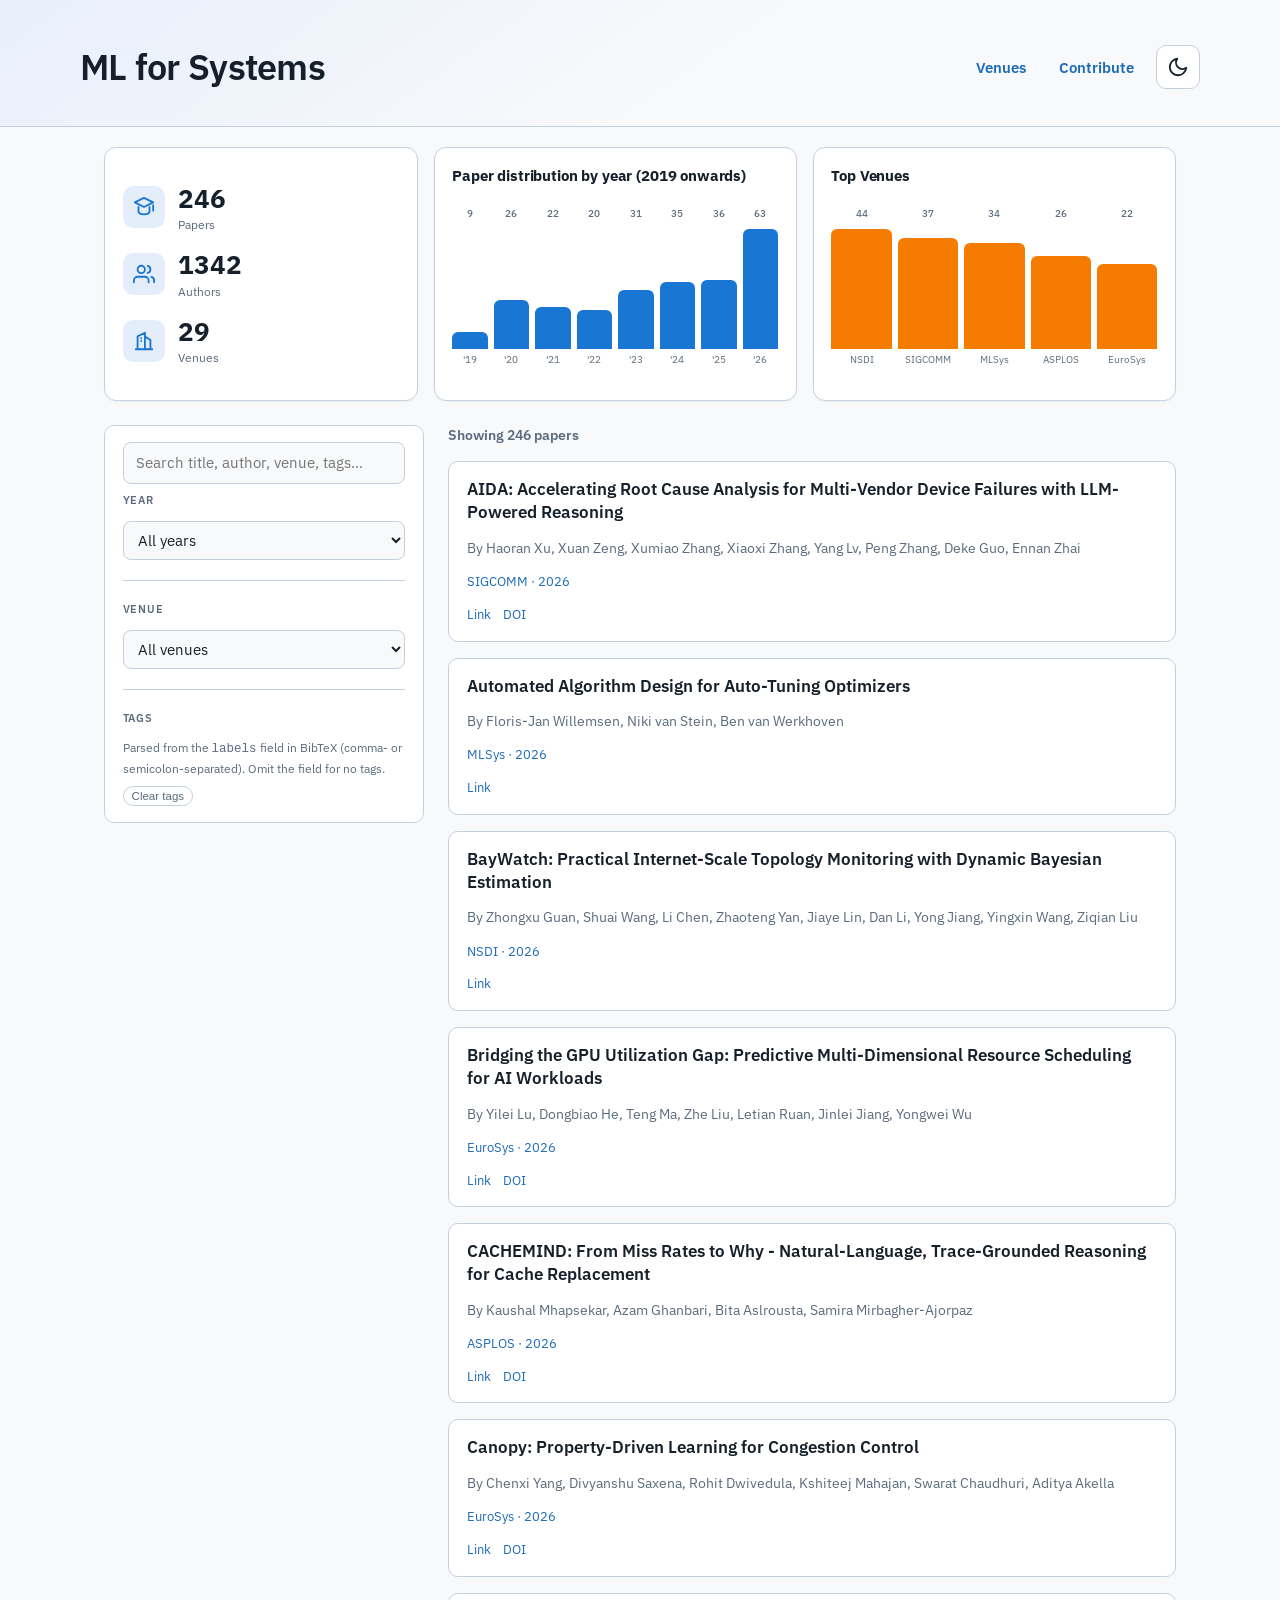
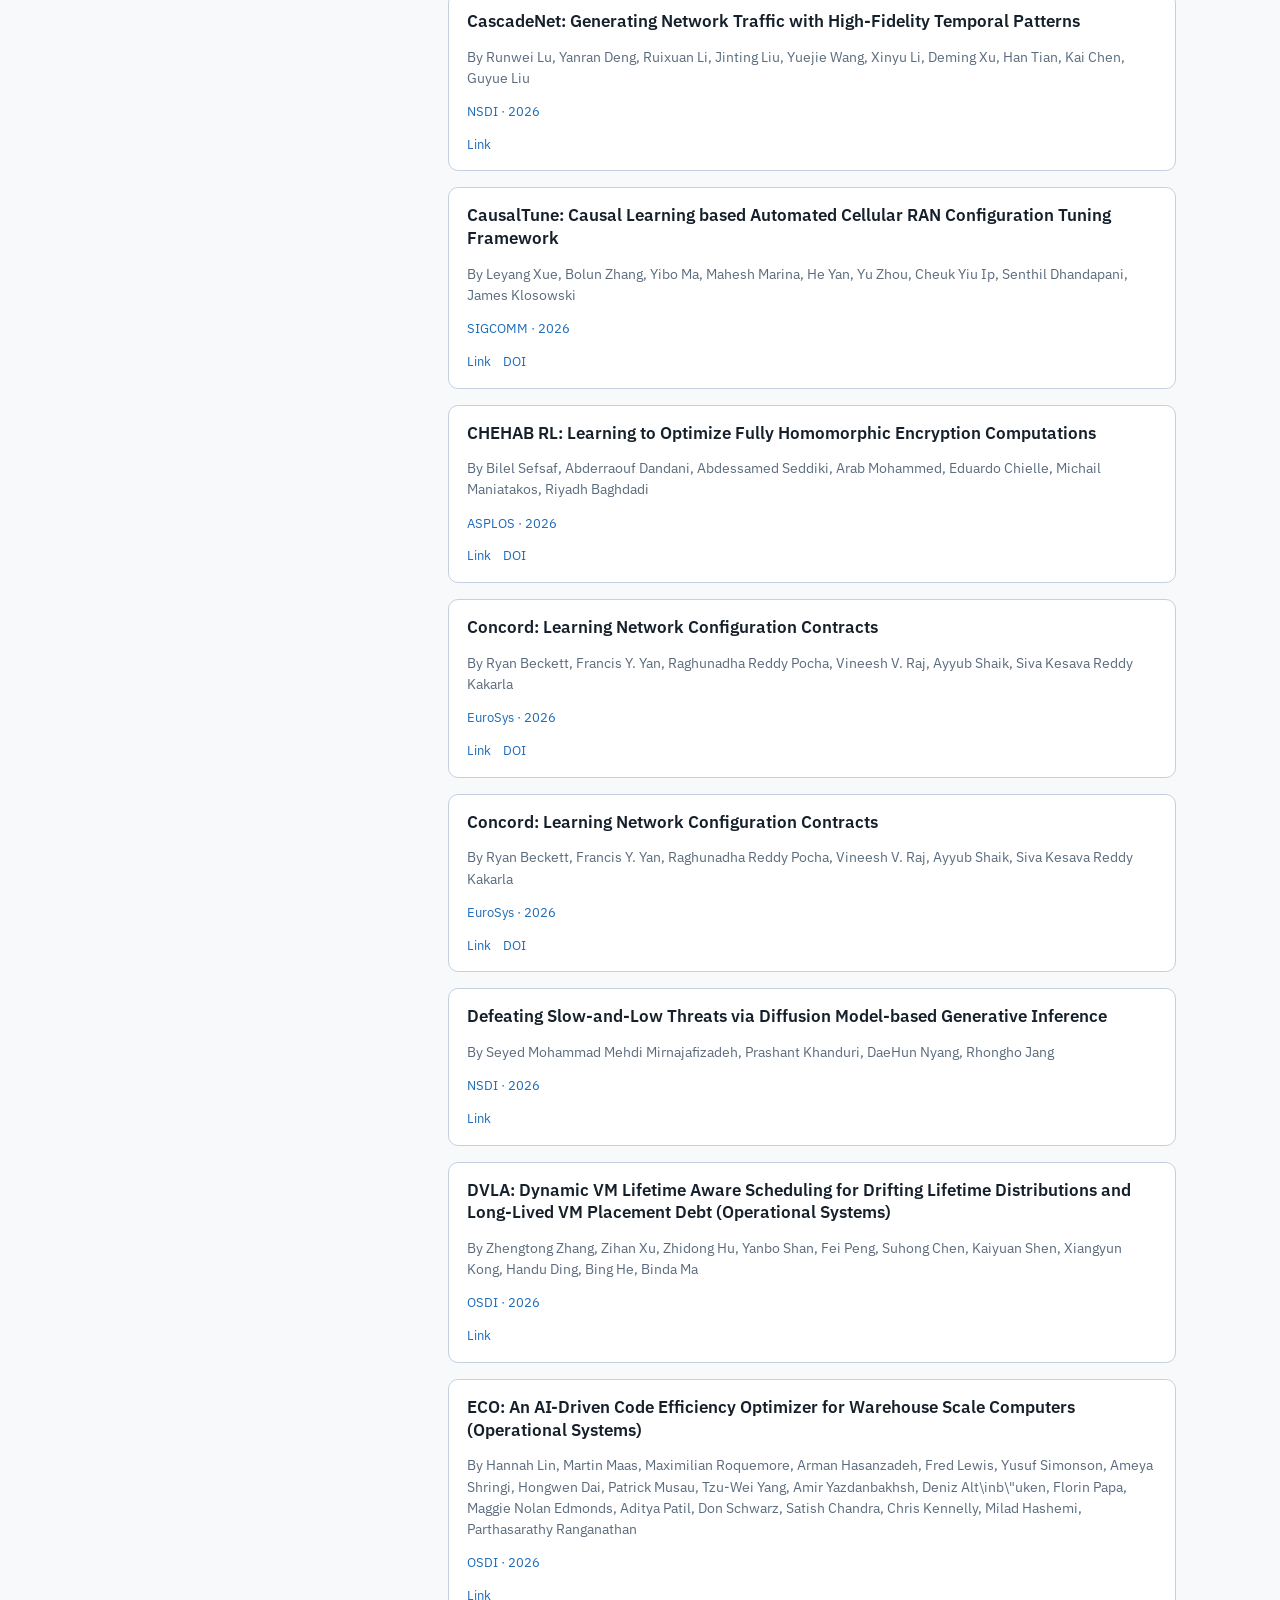
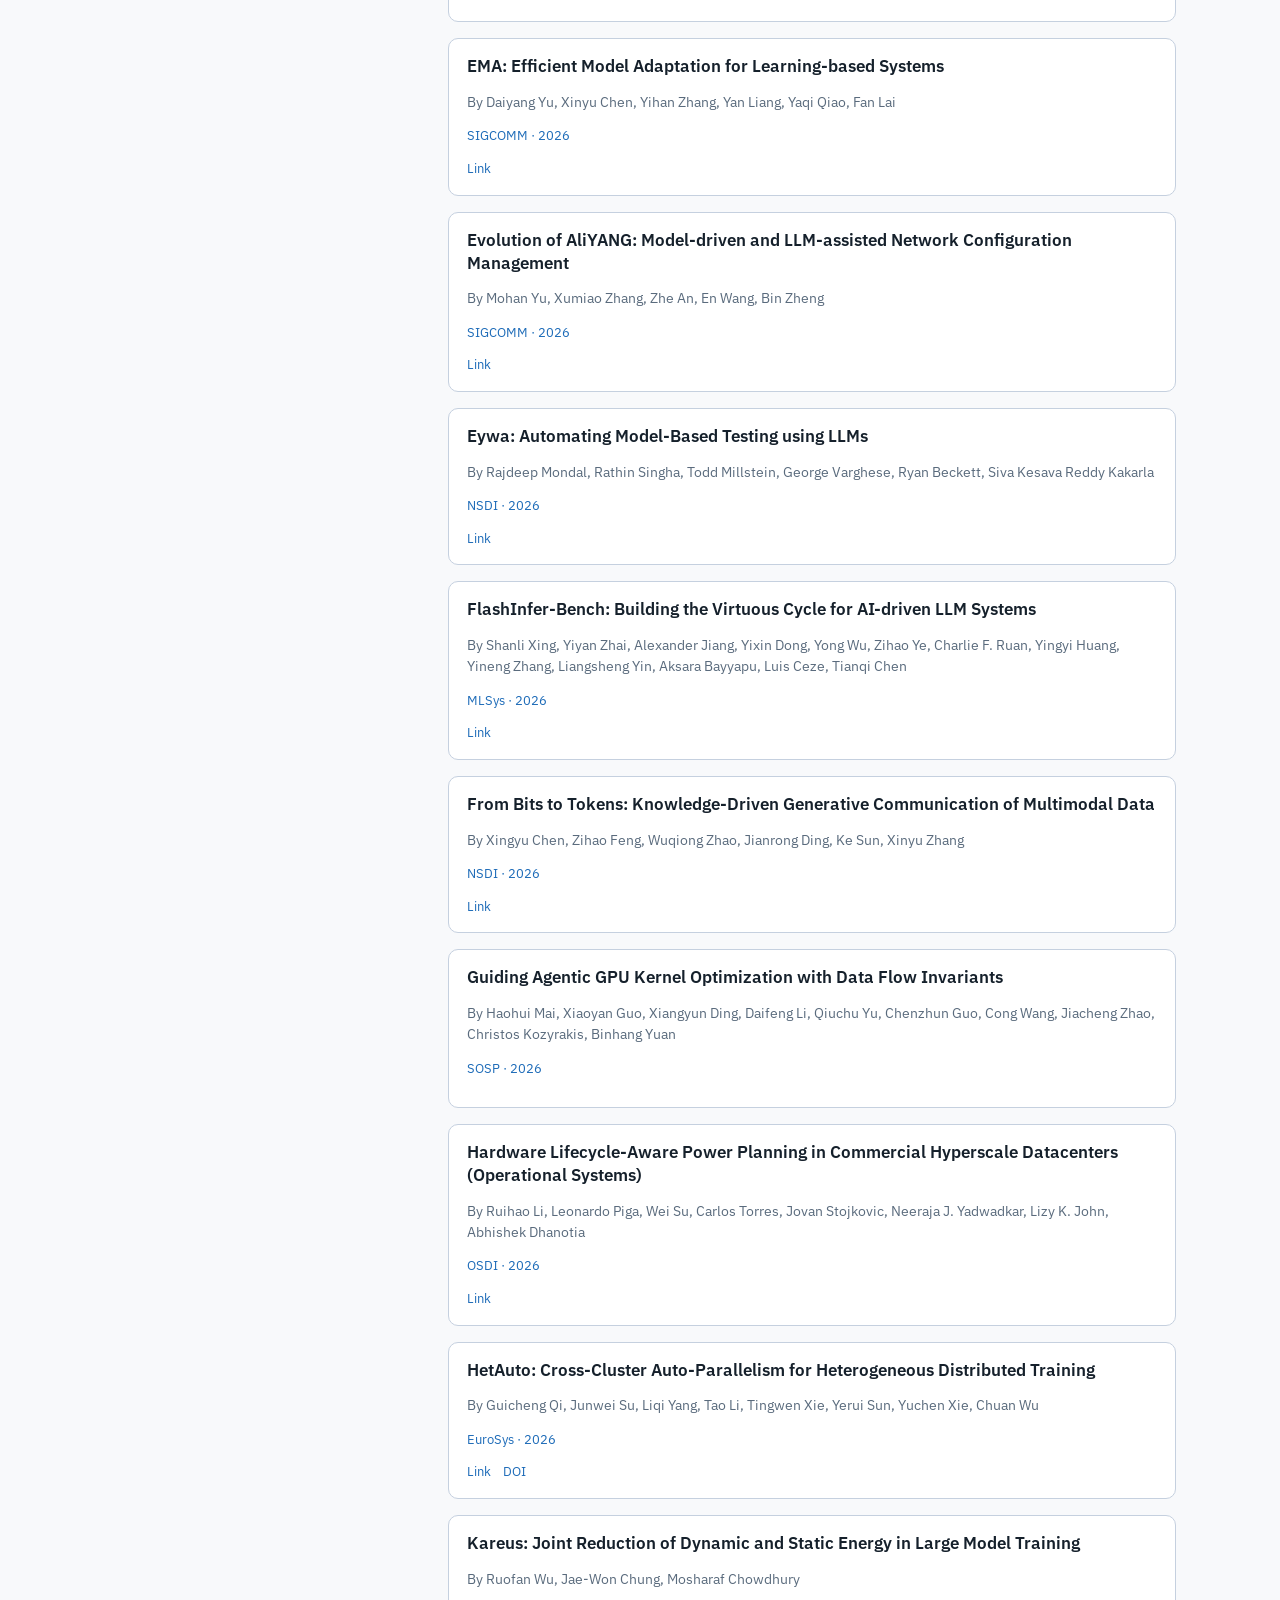
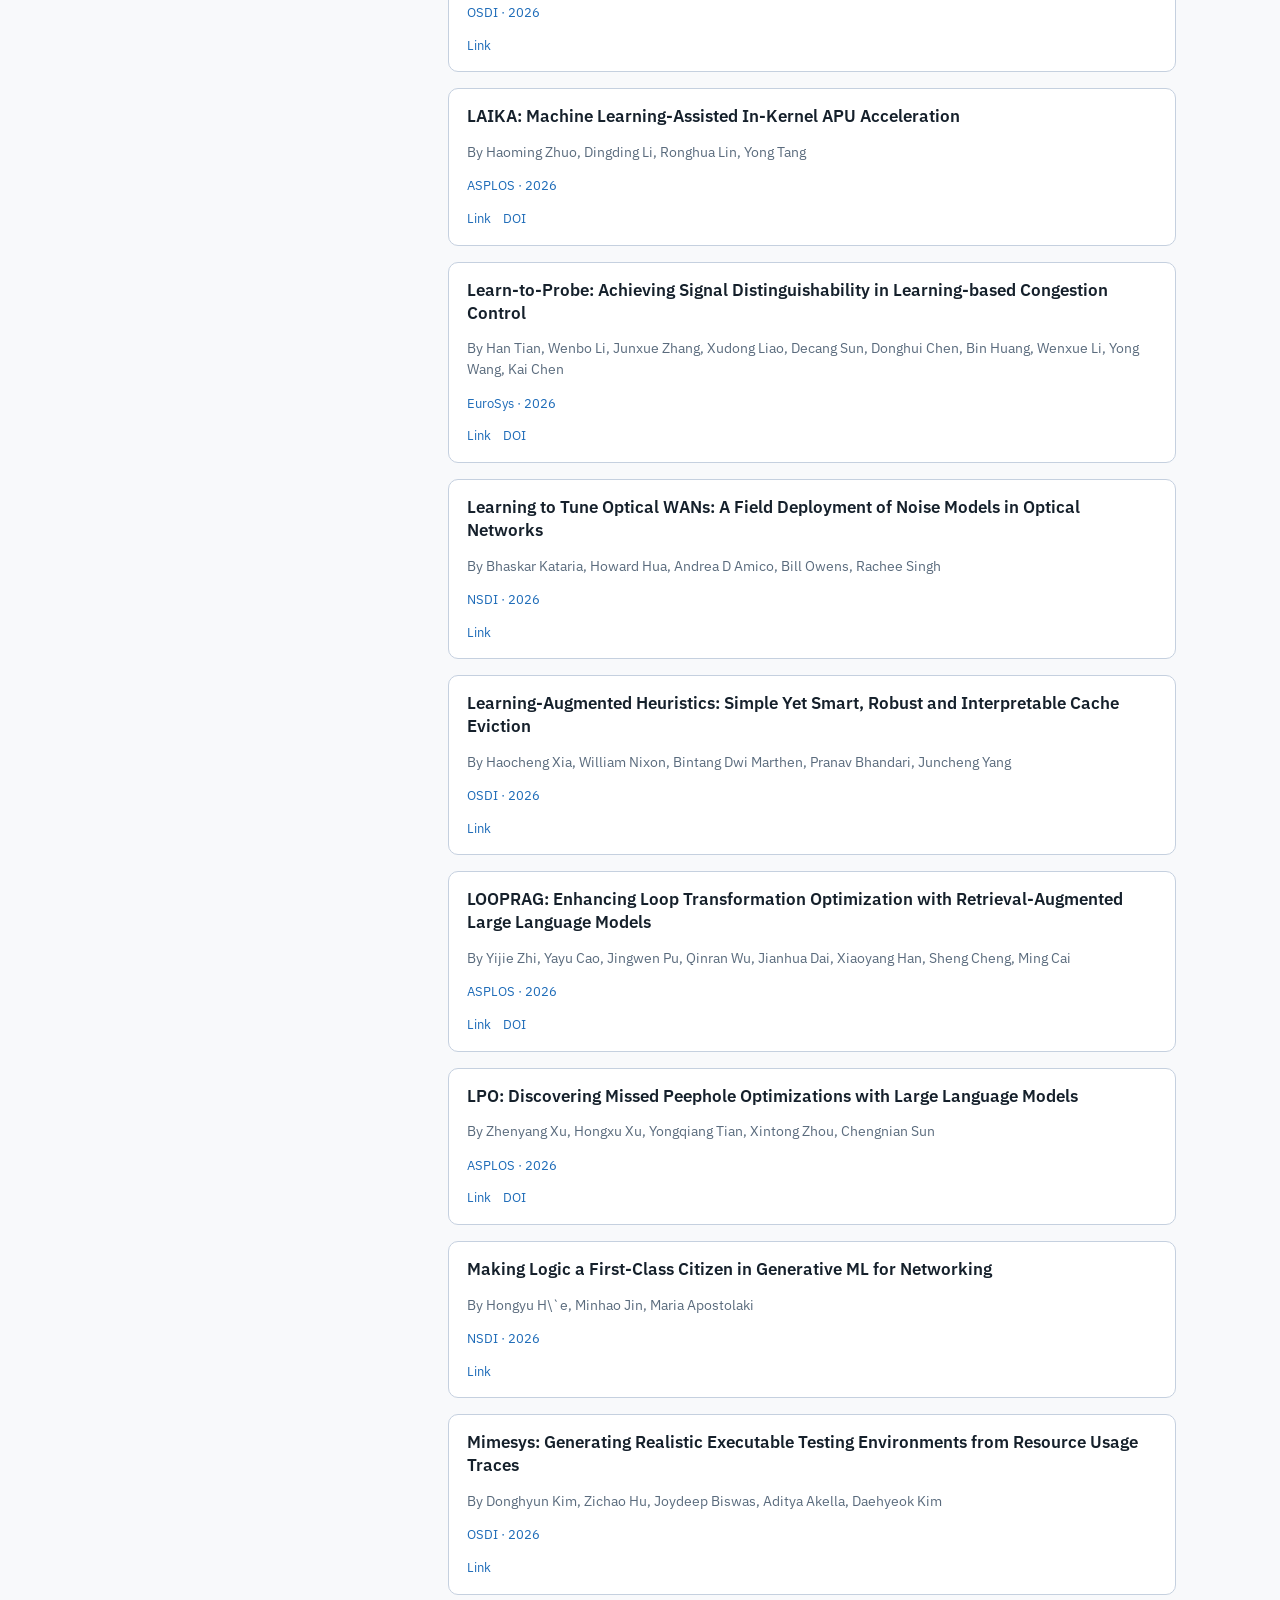
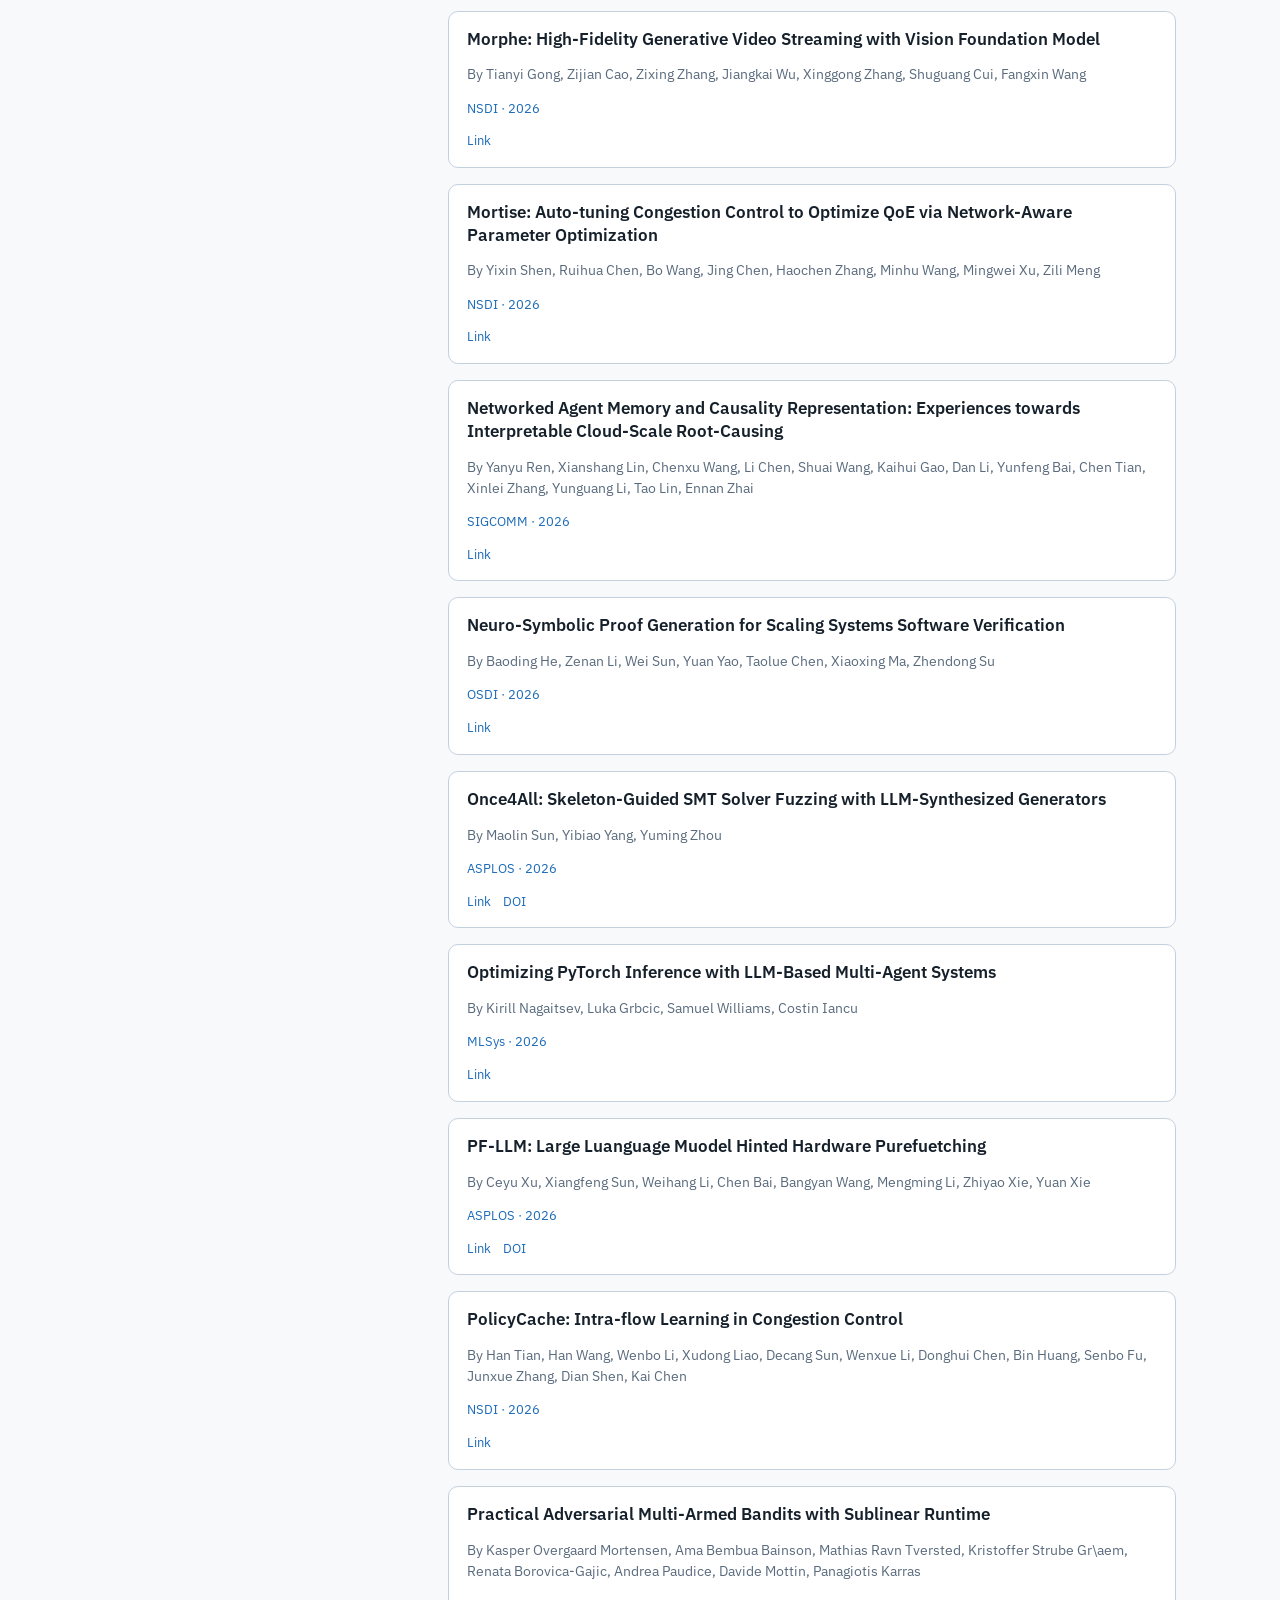
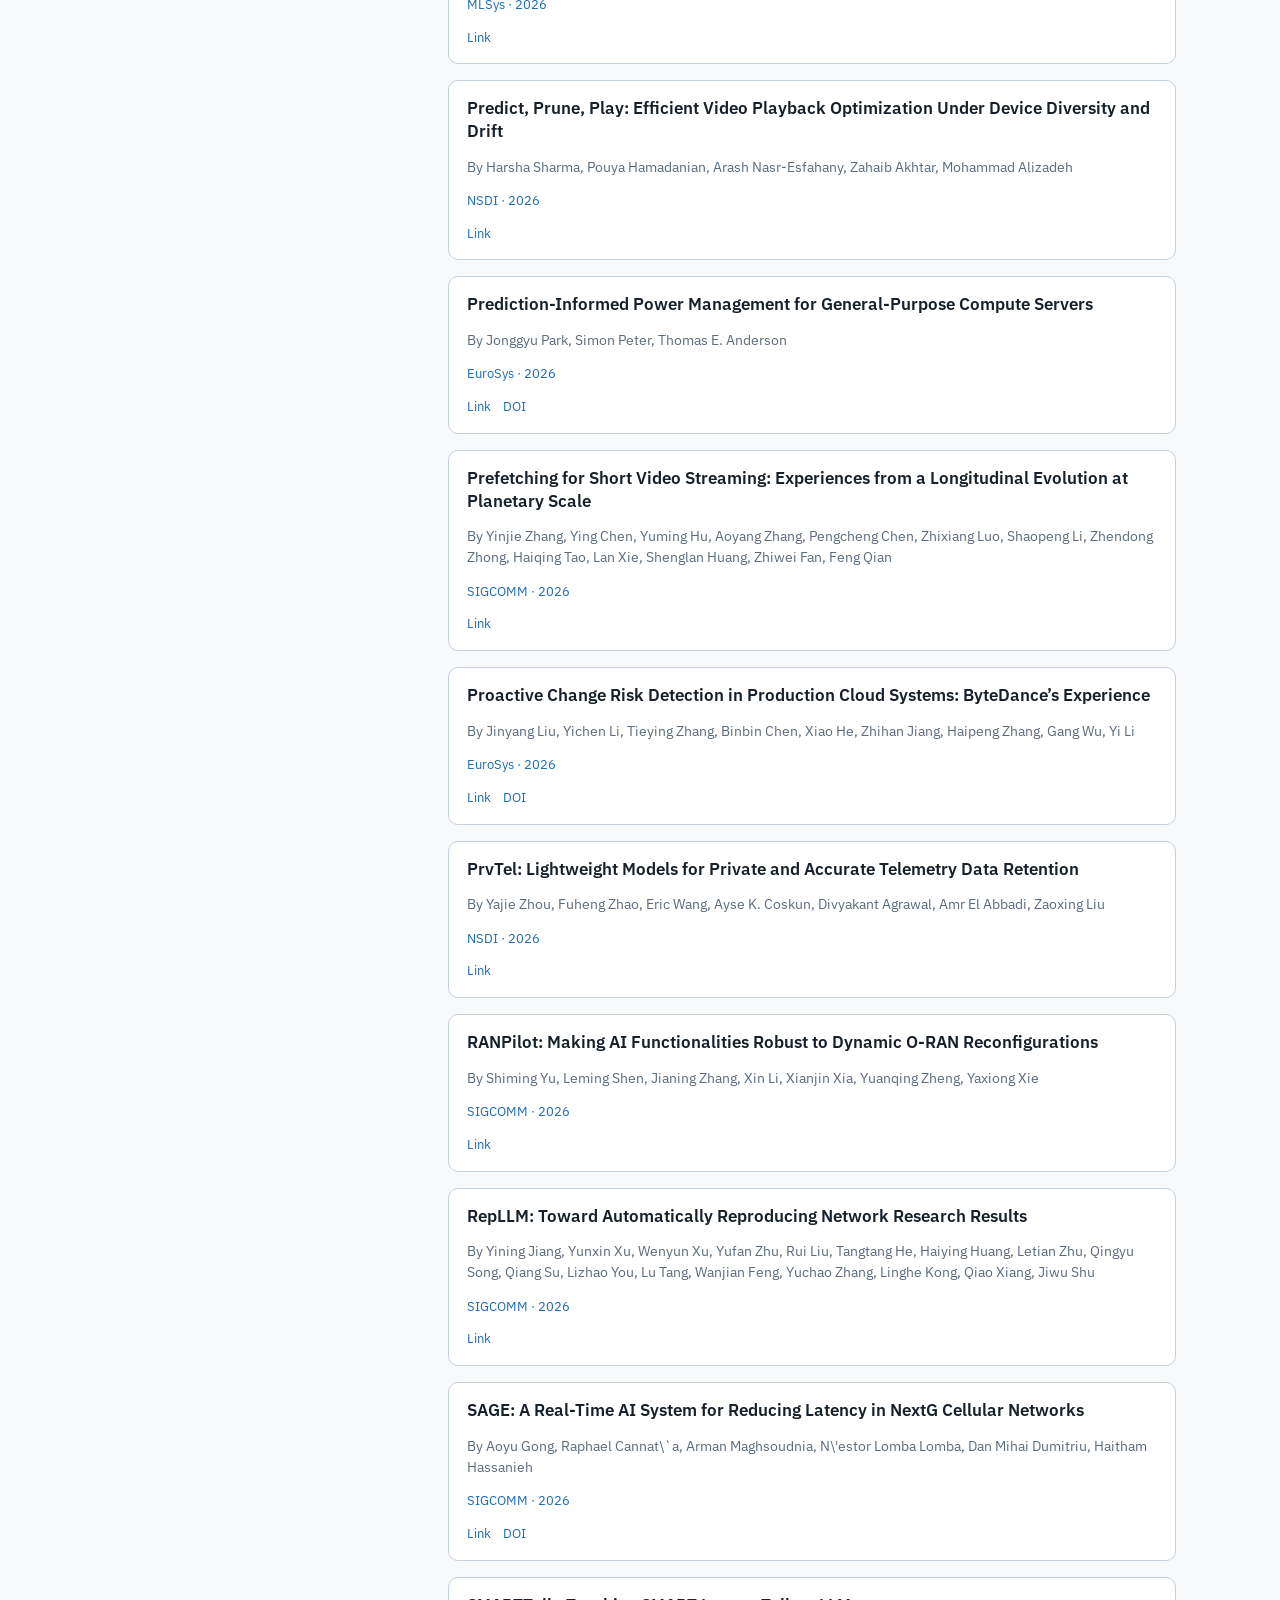
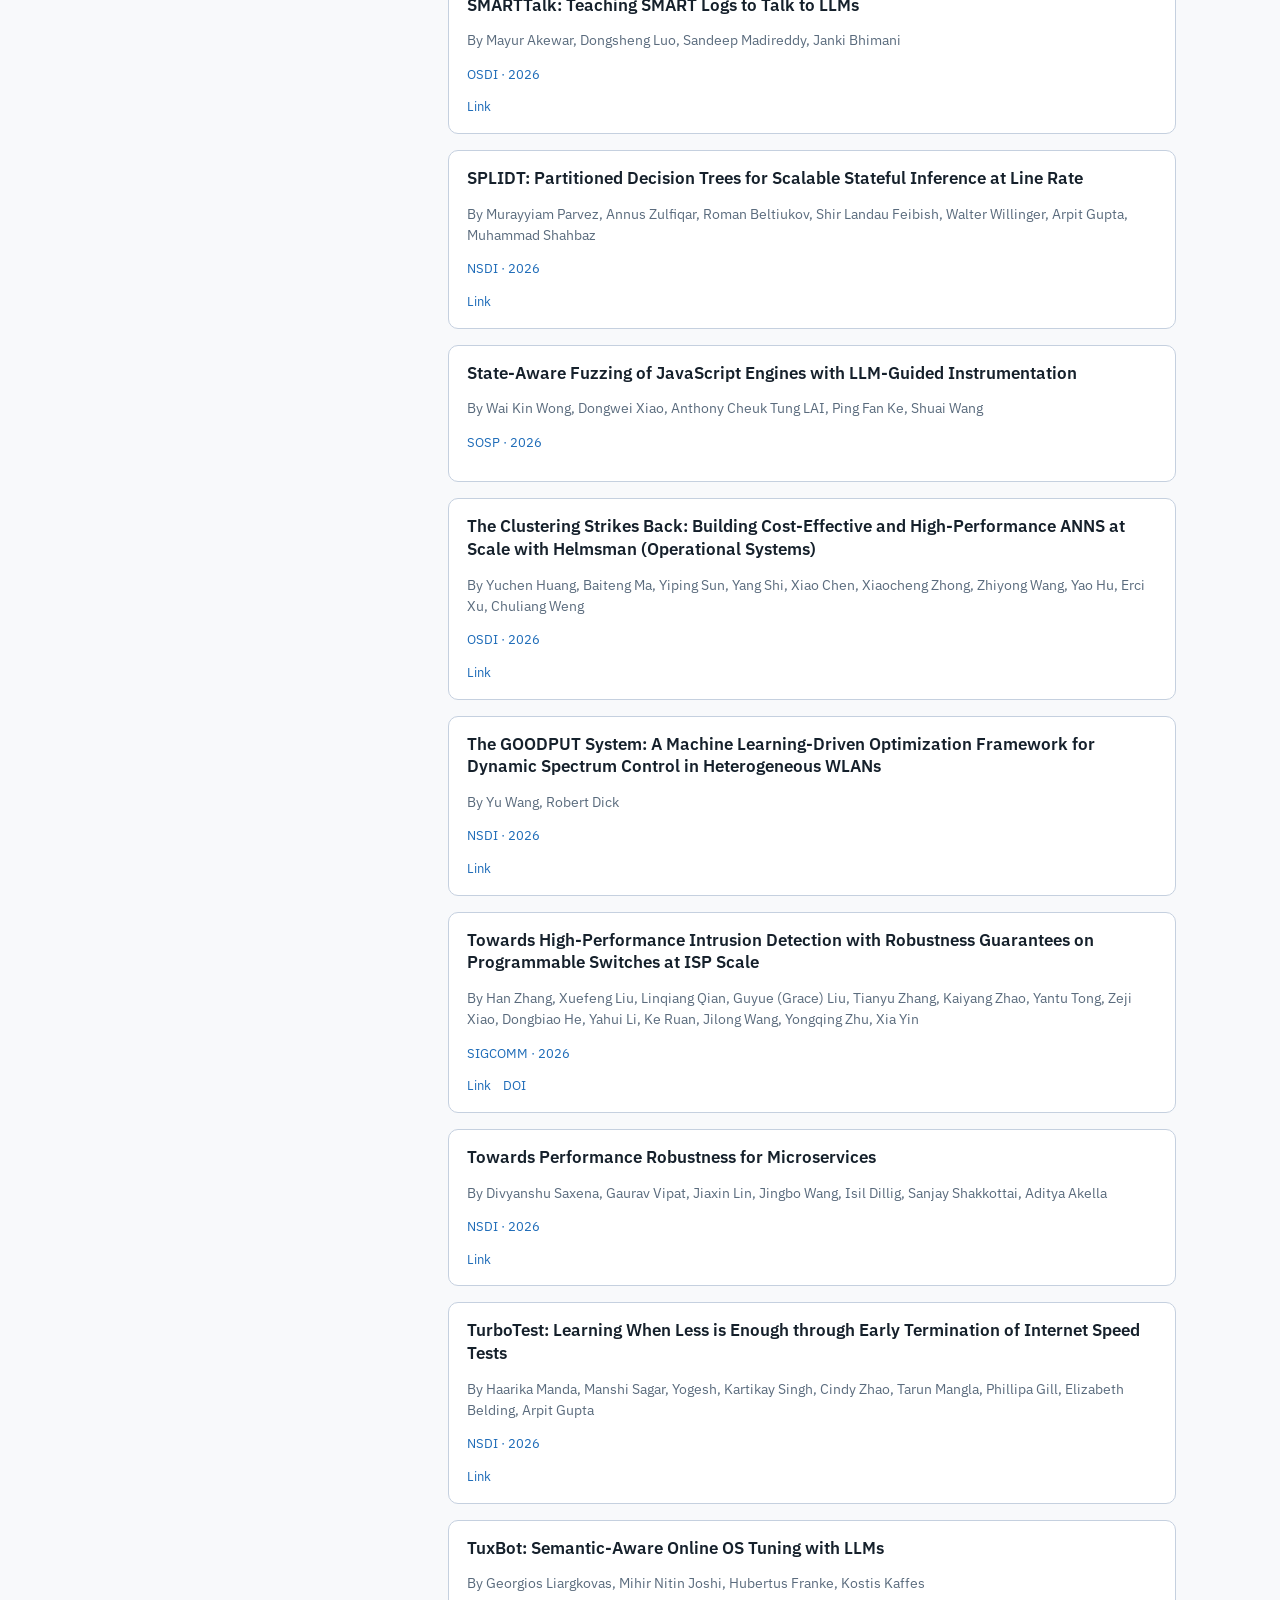
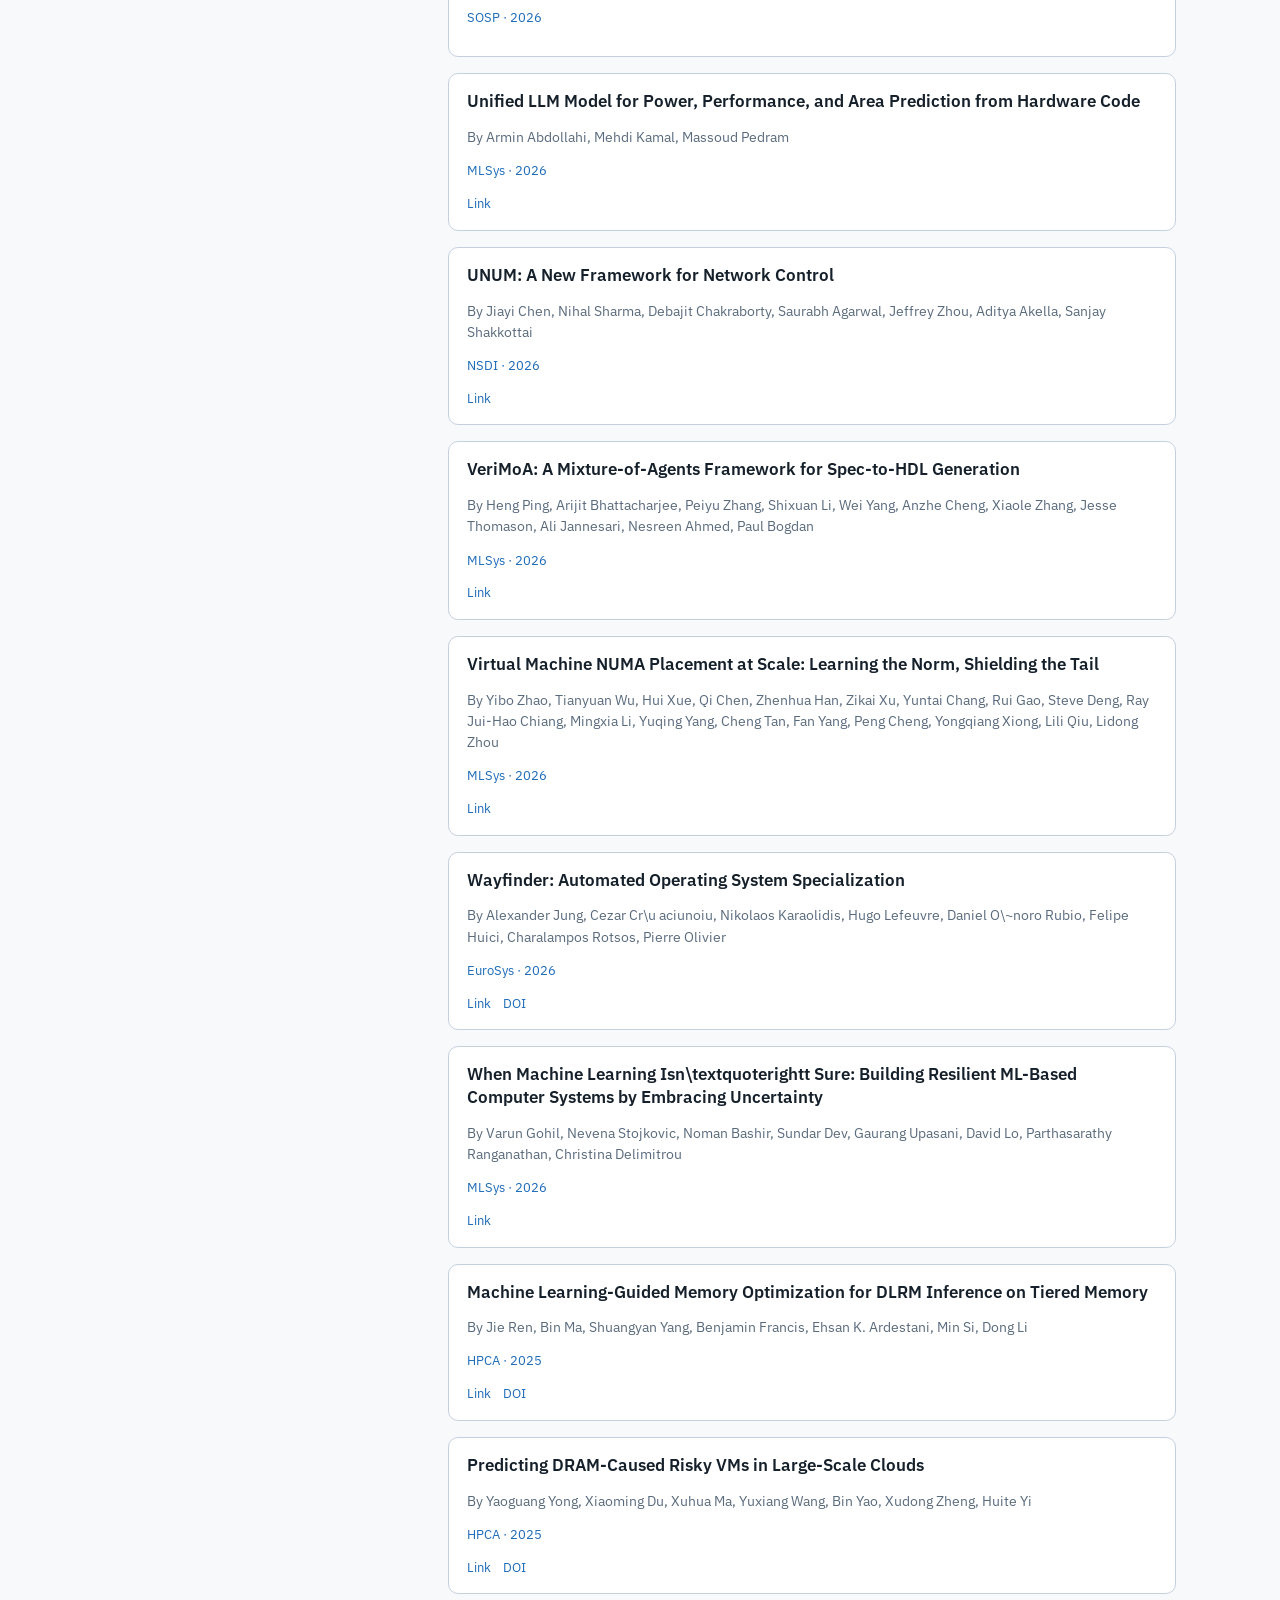
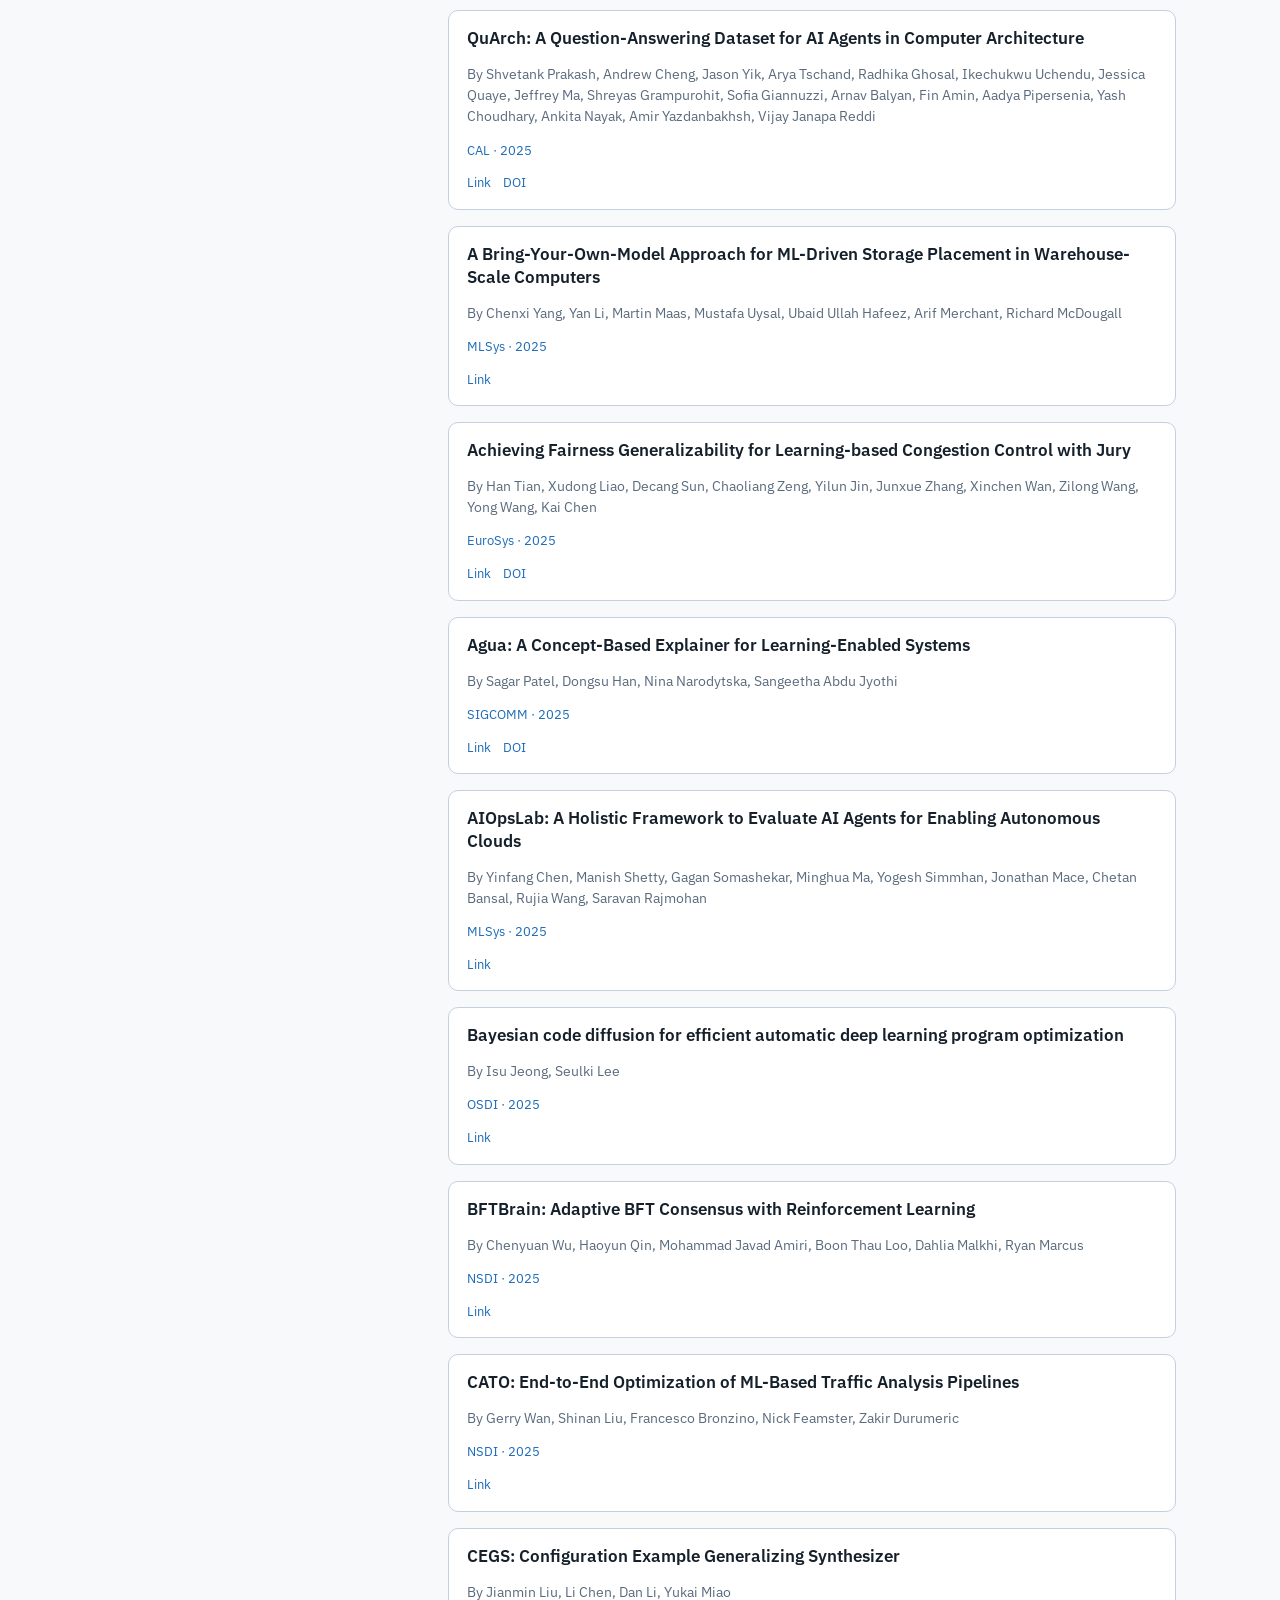
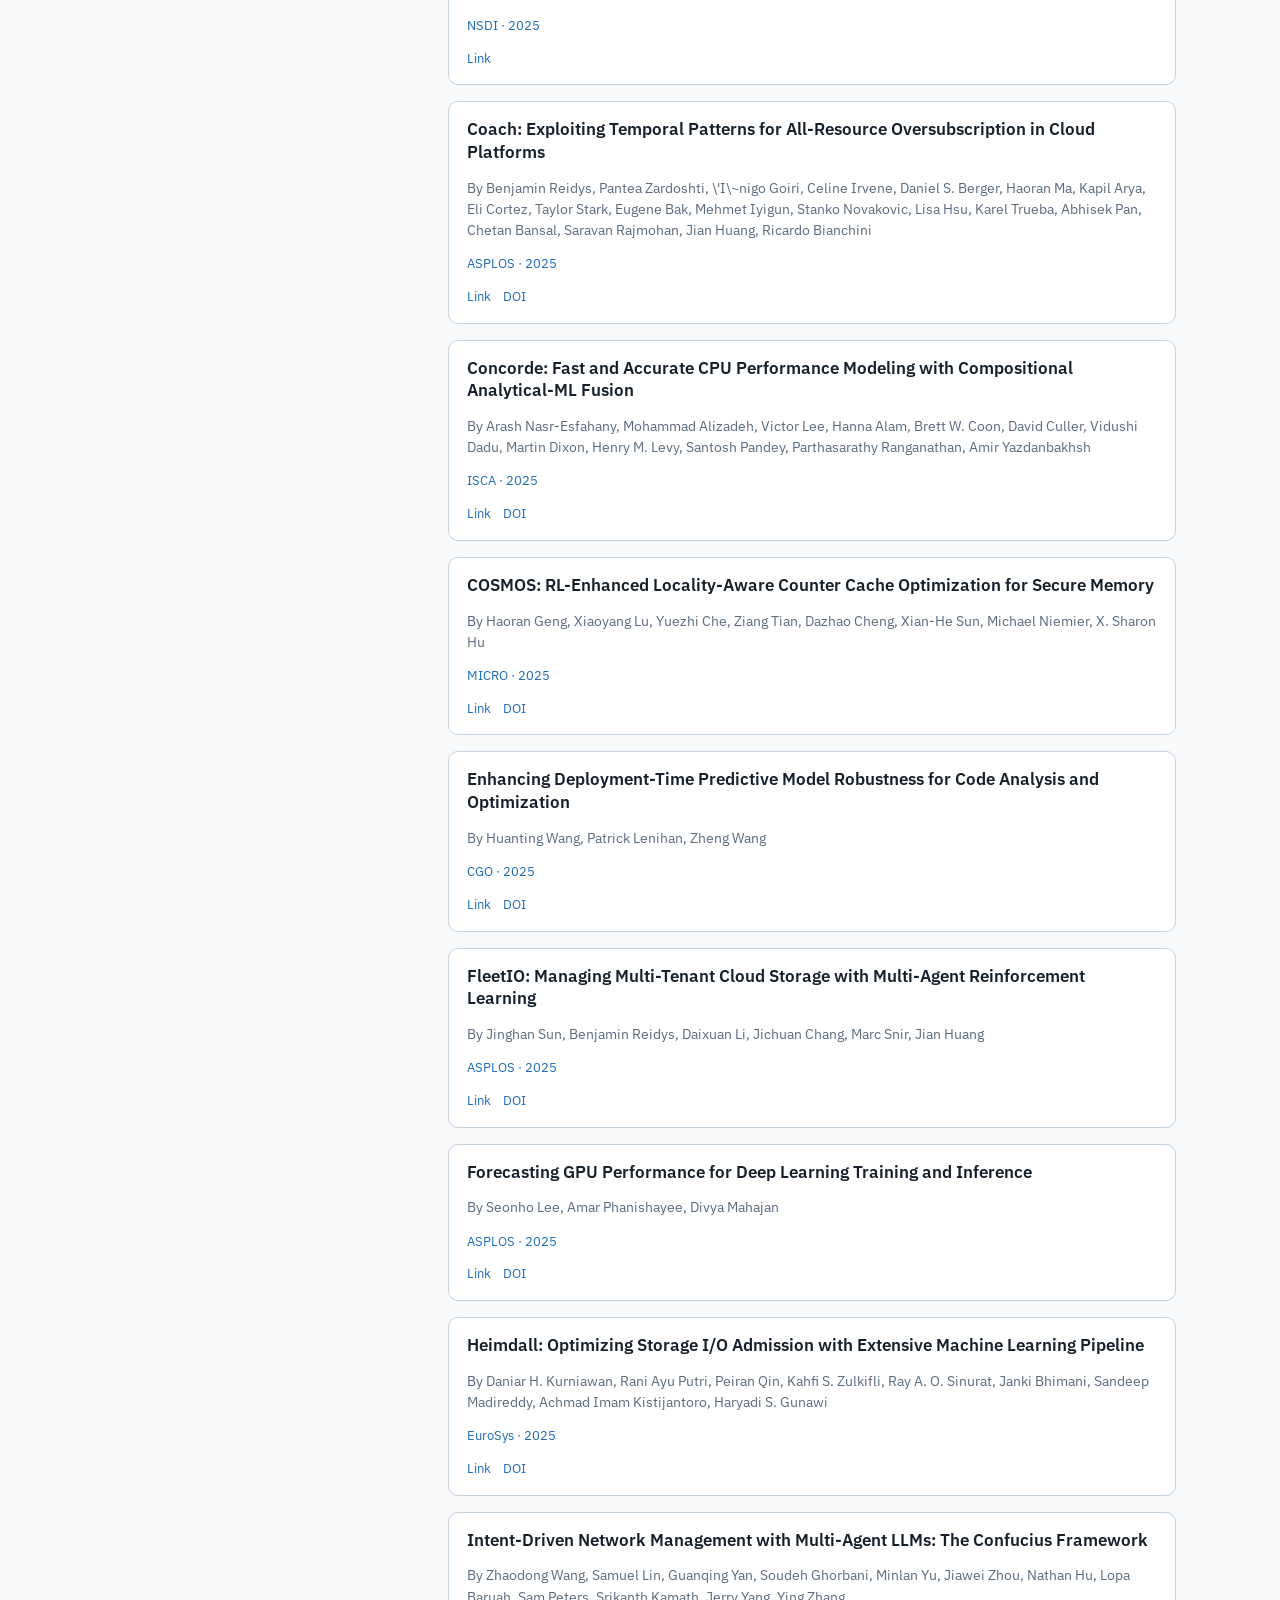
<file: index.html>
<!DOCTYPE html>
<!-- GitHub Pages: Repository Settings → Pages → Build: GitHub Actions → Save. -->
<html lang="en">
  <head>
    <meta charset="utf-8" />
    <script>
      (function () {
        try {
          var k = "bib-theme";
          var s = localStorage.getItem(k);
          var d = document.documentElement;
          if (s === "light" || s === "dark") {
            d.setAttribute("data-theme", s);
          } else {
            d.setAttribute(
              "data-theme",
              window.matchMedia("(prefers-color-scheme: dark)").matches ? "dark" : "light"
            );
          }
        } catch (e) {
          document.documentElement.setAttribute("data-theme", "dark");
        }
      })();
    </script>
    <meta name="viewport" content="width=device-width, initial-scale=1" />
    <title id="page-title">ML for Systems</title>
    <meta name="description" content="Catalog of papers" />
    <link rel="preconnect" href="https://fonts.googleapis.com" />
    <link rel="preconnect" href="https://fonts.gstatic.com" crossorigin />
    <link
      href="https://fonts.googleapis.com/css2?family=IBM+Plex+Sans:ital,wght@0,400;0,600;0,700;1,400&display=swap"
      rel="stylesheet"
    />
    <link rel="stylesheet" href="./css/styles.css?v=3" />
  </head>
  <body>
    <header class="site-header">
      <div class="site-header__inner">
        <div class="site-header__text">
          <h1 class="site-title" id="site-title">
            <a href="./" class="site-title__link" aria-current="page">ML for Systems</a>
          </h1>
        </div>
        <nav class="site-header__nav" aria-label="Site">
          <a class="site-header__nav-link" href="./venues.html">Venues</a>
          <a class="site-header__nav-link" href="./add-paper.html">Contribute</a>
          <button type="button" class="theme-toggle" id="theme-toggle" aria-label="Toggle color theme">
            <svg class="theme-toggle__icon theme-toggle__icon--sun" viewBox="0 0 24 24" fill="none" aria-hidden="true">
              <circle cx="12" cy="12" r="4" stroke="currentColor" stroke-width="2" />
              <path
                stroke="currentColor"
                stroke-width="2"
                stroke-linecap="round"
                d="M12 2v2M12 20v2M4.93 4.93l1.41 1.41M17.66 17.66l1.41 1.41M2 12h2M20 12h2M4.93 19.07l1.41-1.41M17.66 6.34l1.41-1.41"
              />
            </svg>
            <svg class="theme-toggle__icon theme-toggle__icon--moon" viewBox="0 0 24 24" fill="none" aria-hidden="true">
              <path
                stroke="currentColor"
                stroke-width="2"
                stroke-linecap="round"
                stroke-linejoin="round"
                d="M21 12.79A9 9 0 1111.21 3 7 7 0 0021 12.79z"
              />
            </svg>
          </button>
        </nav>
      </div>
    </header>

    <section class="dashboard" aria-label="Overview">
      <div class="dashboard__grid">
        <div class="dash-card dash-card--stats">
          <div class="dash-stat">
            <div class="dash-stat__icon" aria-hidden="true">
              <svg viewBox="0 0 24 24" width="22" height="22" fill="none" stroke="currentColor" stroke-width="2">
                <path d="M22 10v6M12 12L2 7l10-5 10 5-10 5z" stroke-linecap="round" stroke-linejoin="round" />
                <path d="M6 12v5c0 2 2 3 6 3s6-1 6-3v-5" stroke-linecap="round" stroke-linejoin="round" />
              </svg>
            </div>
            <div class="dash-stat__body">
              <span class="dash-stat__value" id="stat-papers">—</span>
              <span class="dash-stat__label">Papers</span>
            </div>
          </div>
          <div class="dash-stat">
            <div class="dash-stat__icon" aria-hidden="true">
              <svg viewBox="0 0 24 24" width="22" height="22" fill="none" stroke="currentColor" stroke-width="2">
                <path d="M17 21v-2a4 4 0 0 0-4-4H5a4 4 0 0 0-4 4v2" stroke-linecap="round" />
                <circle cx="9" cy="7" r="4" />
                <path d="M23 21v-2a4 4 0 0 0-3-3.87M16 3.13a4 4 0 0 1 0 7.75" stroke-linecap="round" />
              </svg>
            </div>
            <div class="dash-stat__body">
              <span class="dash-stat__value" id="stat-authors">—</span>
              <span class="dash-stat__label">Authors</span>
            </div>
          </div>
          <div class="dash-stat">
            <div class="dash-stat__icon" aria-hidden="true">
              <svg viewBox="0 0 24 24" width="22" height="22" fill="none" stroke="currentColor" stroke-width="2">
                <path d="M3 21h18M5 21V7l8-4v18M19 21V11l-6-4M9 9v0M9 12v0" stroke-linecap="round" stroke-linejoin="round" />
              </svg>
            </div>
            <div class="dash-stat__body">
              <span class="dash-stat__value" id="stat-venues">—</span>
              <span class="dash-stat__label">Venues</span>
            </div>
          </div>
        </div>
        <div class="dash-card dash-card--chart" id="dashboard-chart-years"></div>
        <div class="dash-card dash-card--chart" id="dashboard-chart-venues"></div>
      </div>
    </section>

    <div class="layout">
      <aside class="sidebar" aria-label="Filters and charts">
        <div class="search-wrap">
          <label class="visually-hidden" for="search-input">Search papers</label>
          <input
            type="search"
            id="search-input"
            placeholder="Search title, author, venue, tags…"
            autocomplete="off"
          />
        </div>

        <section>
          <h2>Year</h2>
          <label class="visually-hidden" for="filter-year">Filter by year</label>
          <select id="filter-year"></select>
        </section>

        <section>
          <h2>Venue</h2>
          <label class="visually-hidden" for="filter-venue">Filter by venue</label>
          <select id="filter-venue"></select>
        </section>

        <section>
          <h2>Tags</h2>
          <p style="margin: 0 0 0.5rem; font-size: 0.78rem; color: var(--muted)">
            Parsed from the <code>labels</code> field in BibTeX (comma- or semicolon-separated). Omit the field for no tags.
          </p>
          <div class="filter-group filter-group--tags" id="filter-tags"></div>
        </section>
      </aside>

      <main class="main-panel">
        <p id="load-error" class="error" hidden></p>
        <p id="bib-parse-warning" class="bib-parse-warning" hidden></p>
        <h2 id="paper-count" style="margin-top: 0">Loading…</h2>
        <div class="paper-list" id="papers-root"></div>
      </main>
    </div>

    <footer class="site-footer">
      <p>
        <a href="./venues.html">Venues</a>
        · <a href="./add-paper.html">Contribute</a>
        · Made &amp; maintained by
        <a href="https://varungohil.github.io/">Varun Gohil</a>
      </p>
    </footer>

    <script>
      (function () {
        var b = document.getElementById("theme-toggle");
        if (!b) return;
        var t = document.documentElement.getAttribute("data-theme");
        b.setAttribute("aria-label", t === "dark" ? "Switch to light mode" : "Switch to dark mode");
      })();
    </script>
    <script type="module" src="./js/app.js?v=12"></script>
  </body>
</html>
</file>
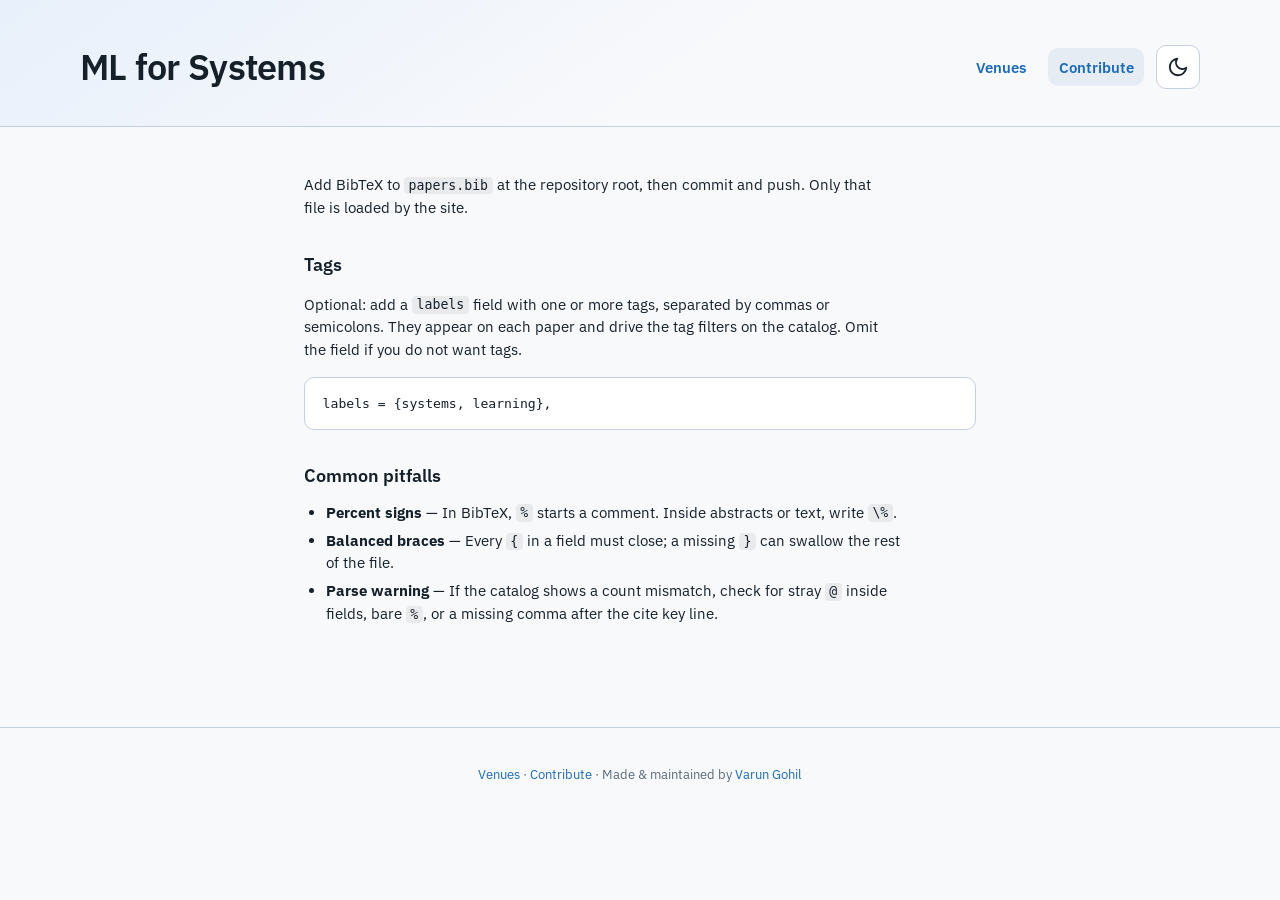
<file: add-paper.html>
<!DOCTYPE html>
<html lang="en">
  <head>
    <meta charset="utf-8" />
    <script>
      (function () {
        try {
          var k = "bib-theme";
          var s = localStorage.getItem(k);
          var d = document.documentElement;
          if (s === "light" || s === "dark") {
            d.setAttribute("data-theme", s);
          } else {
            d.setAttribute(
              "data-theme",
              window.matchMedia("(prefers-color-scheme: dark)").matches ? "dark" : "light"
            );
          }
        } catch (e) {
          document.documentElement.setAttribute("data-theme", "dark");
        }
      })();
    </script>
    <meta name="viewport" content="width=device-width, initial-scale=1" />
    <title>Contribute · ML for Systems</title>
    <meta name="description" content="Add BibTeX to papers.bib for this catalog." />
    <link rel="preconnect" href="https://fonts.googleapis.com" />
    <link rel="preconnect" href="https://fonts.gstatic.com" crossorigin />
    <link
      href="https://fonts.googleapis.com/css2?family=IBM+Plex+Sans:ital,wght@0,400;0,600;0,700;1,400&display=swap"
      rel="stylesheet"
    />
    <link rel="stylesheet" href="./css/styles.css?v=3" />
  </head>
  <body>
    <header class="site-header">
      <div class="site-header__inner">
        <div class="site-header__text">
          <p class="site-title">
            <a href="./" class="site-title__link">ML for Systems</a>
          </p>
        </div>
        <nav class="site-header__nav" aria-label="Site">
          <a class="site-header__nav-link" href="./venues.html">Venues</a>
          <a class="site-header__nav-link" href="./add-paper.html" aria-current="page">Contribute</a>
          <button type="button" class="theme-toggle" id="theme-toggle" aria-label="Toggle color theme">
            <svg class="theme-toggle__icon theme-toggle__icon--sun" viewBox="0 0 24 24" fill="none" aria-hidden="true">
              <circle cx="12" cy="12" r="4" stroke="currentColor" stroke-width="2" />
              <path
                stroke="currentColor"
                stroke-width="2"
                stroke-linecap="round"
                d="M12 2v2M12 20v2M4.93 4.93l1.41 1.41M17.66 17.66l1.41 1.41M2 12h2M20 12h2M4.93 19.07l1.41-1.41M17.66 6.34l1.41-1.41"
              />
            </svg>
            <svg class="theme-toggle__icon theme-toggle__icon--moon" viewBox="0 0 24 24" fill="none" aria-hidden="true">
              <path
                stroke="currentColor"
                stroke-width="2"
                stroke-linecap="round"
                stroke-linejoin="round"
                d="M21 12.79A9 9 0 1111.21 3 7 7 0 0021 12.79z"
              />
            </svg>
          </button>
        </nav>
      </div>
    </header>

    <main class="static-page">
      <h1 class="visually-hidden">Contribute</h1>
      <p>
        Add BibTeX to <code>papers.bib</code> at the repository root, then commit and push. Only that file is
        loaded by the site.
      </p>

      <h2>Tags</h2>
      <p>
        Optional: add a <code>labels</code> field with one or more tags, separated by commas or semicolons. They
        appear on each paper and drive the tag filters on the catalog. Omit the field if you do not want tags.
      </p>
      <pre><code>labels = {systems, learning},</code></pre>

      <h2>Common pitfalls</h2>
      <ul>
        <li>
          <strong>Percent signs</strong> — In BibTeX, <code>%</code> starts a comment. Inside abstracts or text,
          write <code>\%</code>.
        </li>
        <li>
          <strong>Balanced braces</strong> — Every <code>{</code> in a field must close; a missing
          <code>}</code> can swallow the rest of the file.
        </li>
        <li>
          <strong>Parse warning</strong> — If the catalog shows a count mismatch, check for stray
          <code>@</code> inside fields, bare <code>%</code>, or a missing comma after the cite key line.
        </li>
      </ul>
    </main>

    <footer class="site-footer">
      <p>
        <a href="./venues.html">Venues</a>
        · <a href="./add-paper.html" aria-current="page">Contribute</a>
        · Made &amp; maintained by
        <a href="https://varungohil.github.io/">Varun Gohil</a>
      </p>
    </footer>

    <script type="module">
      import { initThemeToggle } from "./js/theme-toggle.js";
      initThemeToggle();
    </script>
  </body>
</html>
</file>
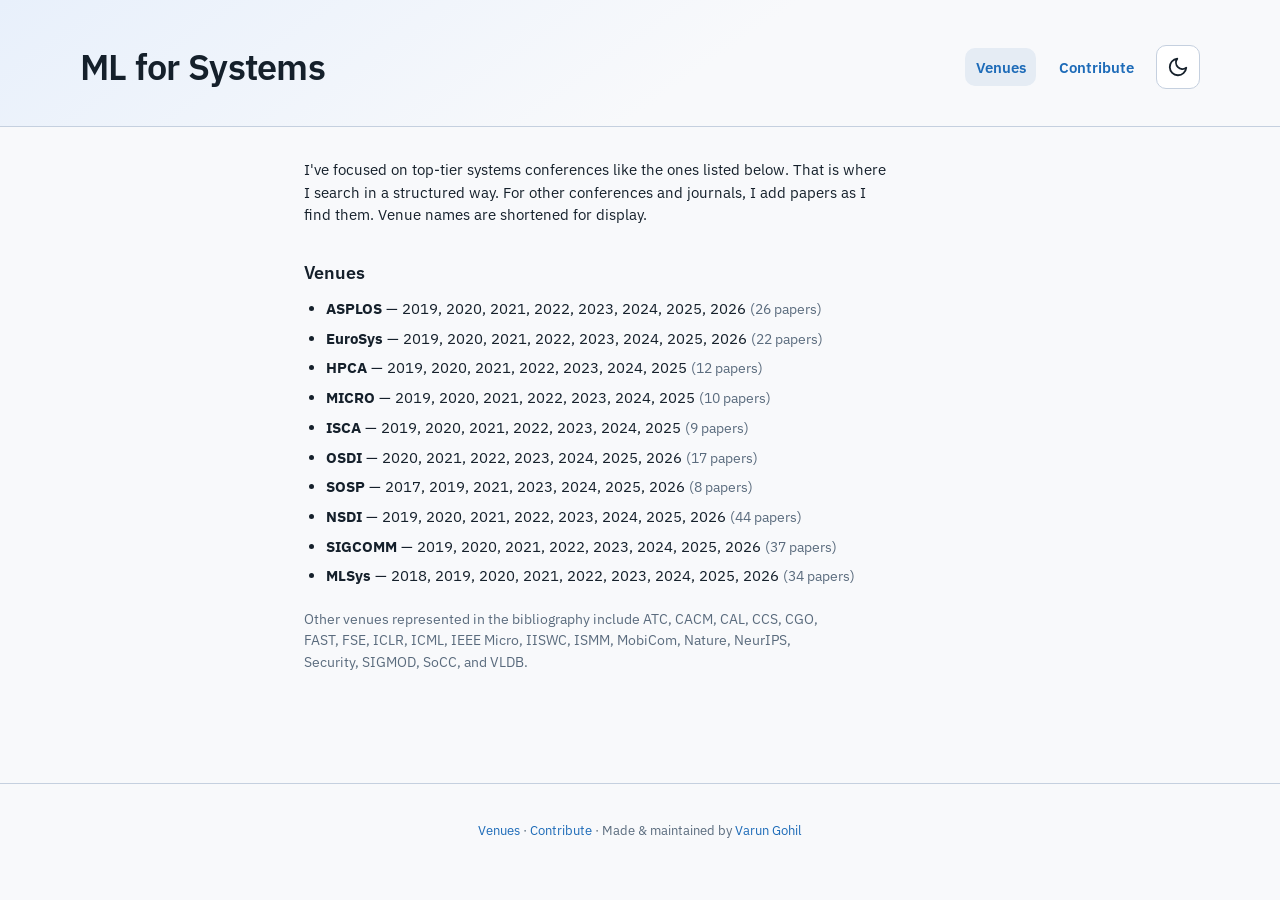
<file: venues.html>
<!DOCTYPE html>
<html lang="en">
  <head>
    <meta charset="utf-8" />
    <script>
      (function () {
        try {
          var k = "bib-theme";
          var s = localStorage.getItem(k);
          var d = document.documentElement;
          if (s === "light" || s === "dark") {
            d.setAttribute("data-theme", s);
          } else {
            d.setAttribute(
              "data-theme",
              window.matchMedia("(prefers-color-scheme: dark)").matches ? "dark" : "light"
            );
          }
        } catch (e) {
          document.documentElement.setAttribute("data-theme", "dark");
        }
      })();
    </script>
    <meta name="viewport" content="width=device-width, initial-scale=1" />
    <title>Venue coverage · ML for Systems</title>
    <meta name="description" content="Venues and years covered in the bibliography." />
    <link rel="preconnect" href="https://fonts.googleapis.com" />
    <link rel="preconnect" href="https://fonts.gstatic.com" crossorigin />
    <link
      href="https://fonts.googleapis.com/css2?family=IBM+Plex+Sans:ital,wght@0,400;0,600;0,700;1,400&display=swap"
      rel="stylesheet"
    />
    <link rel="stylesheet" href="./css/styles.css?v=3" />
  </head>
  <body>
    <header class="site-header">
      <div class="site-header__inner">
        <div class="site-header__text">
          <p class="site-title">
            <a href="./" class="site-title__link">ML for Systems</a>
          </p>
        </div>
        <nav class="site-header__nav" aria-label="Site">
          <a class="site-header__nav-link" href="./venues.html" aria-current="page">Venues</a>
          <a class="site-header__nav-link" href="./add-paper.html">Contribute</a>
          <button type="button" class="theme-toggle" id="theme-toggle" aria-label="Toggle color theme">
            <svg class="theme-toggle__icon theme-toggle__icon--sun" viewBox="0 0 24 24" fill="none" aria-hidden="true">
              <circle cx="12" cy="12" r="4" stroke="currentColor" stroke-width="2" />
              <path
                stroke="currentColor"
                stroke-width="2"
                stroke-linecap="round"
                d="M12 2v2M12 20v2M4.93 4.93l1.41 1.41M17.66 17.66l1.41 1.41M2 12h2M20 12h2M4.93 19.07l1.41-1.41M17.66 6.34l1.41-1.41"
              />
            </svg>
            <svg class="theme-toggle__icon theme-toggle__icon--moon" viewBox="0 0 24 24" fill="none" aria-hidden="true">
              <path
                stroke="currentColor"
                stroke-width="2"
                stroke-linecap="round"
                stroke-linejoin="round"
                d="M21 12.79A9 9 0 1111.21 3 7 7 0 0021 12.79z"
              />
            </svg>
          </button>
        </nav>
      </div>
    </header>

    <main class="static-page venues-page">
      <h1 class="visually-hidden">Venue coverage</h1>
      <p class="venues-page__lead">
        I've focused on top-tier systems conferences like the ones listed below. That is where I search in a structured way.
        For other conferences and journals, I add papers as I find them. Venue names are shortened for display.
      </p>
      <p id="venues-load-error" class="error" hidden></p>
      <p id="venues-loading" class="loading">Loading…</p>
      <div id="venues-dynamic" hidden>
        <h2>Venues</h2>
        <ul id="venues-list" class="venues-page__list"></ul>
        <p id="venues-other-note" class="venues-page__note" hidden></p>
        <p id="venues-undated-note" class="venues-page__note" hidden></p>
      </div>
    </main>

    <footer class="site-footer">
      <p>
        <a href="./venues.html" aria-current="page">Venues</a>
        · <a href="./add-paper.html">Contribute</a>
        · Made &amp; maintained by
        <a href="https://varungohil.github.io/">Varun Gohil</a>
      </p>
    </footer>

    <script type="module" src="./js/venues-page.js?v=13"></script>
  </body>
</html>
</file>
<file: css/styles.css>
:root {
  --radius: 10px;
  --font: "IBM Plex Sans", system-ui, sans-serif;
}

[data-theme="dark"] {
  --bg: #0f1419;
  --surface: #1a2332;
  --surface-hover: #243044;
  --border: #2d3a4f;
  --text: #e8eef7;
  --muted: #8b9bb4;
  --accent: #5b9fd4;
  --accent-dim: #3d7aad;
  --chip: #2a3f5c;
  --chip-active: #4a7ab8;
  --bar: #3d6ea5;
  --dash-chart-blue: #42a5f5;
  --dash-chart-orange: #ff9800;
  --dash-icon-bg: rgba(66, 165, 245, 0.15);
  --header-grad-a: #152238;
  --header-grad-b: #0f1419;
  --code-bg: rgba(255, 255, 255, 0.08);
  --error: #f09090;
  color-scheme: dark;
}

[data-theme="light"] {
  --bg: #f8f9fb;
  --surface: #ffffff;
  --surface-hover: #e5ecf4;
  --border: #c5d0df;
  --text: #15202b;
  --muted: #5a6b7d;
  --accent: #1d6bb8;
  --accent-dim: #155a9e;
  --chip: #e2eaf3;
  --chip-active: #c5daf0;
  --bar: #4a8fd4;
  --dash-chart-blue: #1976d2;
  --dash-chart-orange: #f57c00;
  --dash-icon-bg: rgba(25, 118, 210, 0.12);
  --header-grad-a: #e8f0fb;
  --header-grad-b: #f8f9fb;
  --code-bg: rgba(0, 0, 0, 0.06);
  --error: #b83232;
  color-scheme: light;
}

*,
*::before,
*::after {
  box-sizing: border-box;
}

html {
  scroll-behavior: smooth;
}

body {
  margin: 0;
  min-height: 100vh;
  font-family: var(--font);
  background: var(--bg);
  color: var(--text);
  line-height: 1.5;
  font-size: 15px;
}

a {
  color: var(--accent);
  text-decoration: none;
}

a:hover {
  text-decoration: underline;
}

.site-header {
  background: linear-gradient(145deg, var(--header-grad-a) 0%, var(--header-grad-b) 55%);
  border-bottom: 1px solid var(--border);
  padding: 2.5rem 1.5rem 2rem;
}

.site-header__inner {
  max-width: 1120px;
  margin: 0 auto;
  display: flex;
  flex-wrap: wrap;
  align-items: center;
  justify-content: space-between;
  gap: 1rem 1.5rem;
}

.site-header__text {
  flex: 1;
  min-width: min(100%, 16rem);
}

.theme-toggle {
  flex-shrink: 0;
  width: 44px;
  height: 44px;
  padding: 0;
  border-radius: var(--radius);
  border: 1px solid var(--border);
  background: var(--surface);
  color: var(--text);
  cursor: pointer;
  display: grid;
  place-items: center;
  transition: background 0.15s ease, border-color 0.15s ease;
}

.theme-toggle:hover {
  background: var(--surface-hover);
}

.theme-toggle:focus-visible {
  outline: 2px solid var(--accent);
  outline-offset: 2px;
}

.theme-toggle__icon {
  width: 22px;
  height: 22px;
  grid-area: 1 / 1;
}

[data-theme="dark"] .theme-toggle__icon--moon {
  display: none;
}

[data-theme="light"] .theme-toggle__icon--sun {
  display: none;
}

.site-footer code {
  font-size: 0.9em;
  background: var(--code-bg);
  padding: 0.1em 0.35em;
  border-radius: 4px;
}

.site-title {
  margin: 0;
  font-size: clamp(1.75rem, 4vw, 2.25rem);
  font-weight: 600;
  letter-spacing: -0.02em;
}

.site-title__link {
  color: inherit;
  text-decoration: none;
}

.site-title__link:hover {
  text-decoration: underline;
}

.site-header__nav {
  display: flex;
  align-items: center;
  gap: 0.25rem 0.75rem;
  flex-shrink: 0;
}

.site-header__nav-link {
  font-size: 0.95rem;
  font-weight: 600;
  padding: 0.45rem 0.65rem;
  border-radius: var(--radius);
  white-space: nowrap;
}

.site-header__nav-link:hover {
  text-decoration: none;
  background: var(--surface-hover);
}

.site-header__nav-link:focus-visible {
  outline: 2px solid var(--accent);
  outline-offset: 2px;
}

.site-header__nav-link[aria-current="page"] {
  background: var(--surface-hover);
}

.dashboard {
  max-width: 1120px;
  margin: 0 auto;
  padding: 1.25rem 1.5rem 0;
}

.dashboard__grid {
  display: grid;
  grid-template-columns: minmax(200px, 0.95fr) minmax(220px, 1.1fr) minmax(220px, 1.1fr);
  gap: 1rem;
  align-items: stretch;
}

@media (max-width: 960px) {
  .dashboard__grid {
    grid-template-columns: 1fr;
  }
}

.dash-card {
  background: var(--surface);
  border: 1px solid var(--border);
  border-radius: 12px;
  padding: 1rem 1.1rem;
  box-shadow: 0 1px 2px rgba(0, 0, 0, 0.04);
}

[data-theme="dark"] .dash-card {
  box-shadow: none;
}

.dash-card--stats {
  display: flex;
  flex-direction: column;
  justify-content: center;
  gap: 1.1rem;
}

.dash-stat {
  display: flex;
  align-items: center;
  gap: 0.85rem;
}

.dash-stat__icon {
  flex-shrink: 0;
  width: 42px;
  height: 42px;
  border-radius: 10px;
  background: var(--dash-icon-bg);
  color: var(--dash-chart-blue);
  display: grid;
  place-items: center;
}

.dash-stat__body {
  display: flex;
  flex-direction: column;
  line-height: 1.2;
  min-width: 0;
}

.dash-stat__value {
  font-size: 1.65rem;
  font-weight: 700;
  font-variant-numeric: tabular-nums;
  color: var(--text);
}

.dash-stat__label {
  font-size: 0.78rem;
  color: var(--muted);
  margin-top: 0.15rem;
}

.dash-card--chart {
  min-width: 0;
  display: flex;
  flex-direction: column;
}

.vchart {
  display: flex;
  flex-direction: column;
  height: 100%;
  min-height: 220px;
}

.vchart__title {
  margin: 0 0 0.65rem;
  font-size: 0.95rem;
  font-weight: 700;
  color: var(--text);
  letter-spacing: -0.01em;
}

.vchart__scroll {
  flex: 1;
  overflow-x: auto;
  overflow-y: hidden;
  margin: 0 -0.25rem;
  padding: 0 0.25rem;
  -webkit-overflow-scrolling: touch;
}

.vchart__cols {
  display: flex;
  align-items: flex-end;
  gap: 6px;
  min-height: 168px;
  padding-top: 0.25rem;
}

.vchart__col {
  flex: 1 0 26px;
  min-width: 22px;
  max-width: 56px;
  display: flex;
  flex-direction: column;
  align-items: center;
  gap: 5px;
}

.vchart__count {
  font-size: 0.65rem;
  font-weight: 500;
  color: var(--muted);
  font-variant-numeric: tabular-nums;
  min-height: 1rem;
  line-height: 1;
}

.vchart__track {
  width: 100%;
  height: 120px;
  display: flex;
  flex-direction: column;
  justify-content: flex-end;
  align-items: stretch;
}

.vchart__bar {
  width: 100%;
  border-radius: 6px 6px 0 0;
  min-height: 3px;
  transition: height 0.25s ease;
}

.vchart__bar--blue {
  background: var(--dash-chart-blue);
}

.vchart__bar--orange {
  background: var(--dash-chart-orange);
}

.vchart__tick {
  font-size: 0.62rem;
  color: var(--muted);
  text-align: center;
  line-height: 1.15;
  word-break: break-word;
  max-width: 100%;
}

/* Top Venues: wider columns so labels like SIGCOMM stay on one line */
.vchart__cols--venues .vchart__col {
  flex: 1 0 52px;
  min-width: 48px;
  max-width: 88px;
}

.vchart__cols--venues .vchart__tick {
  white-space: nowrap;
  word-break: normal;
  overflow: hidden;
  text-overflow: ellipsis;
}

.vchart__empty {
  margin: 0;
  padding: 2rem 0.5rem;
  text-align: center;
  font-size: 0.85rem;
  color: var(--muted);
}

.layout {
  display: grid;
  grid-template-columns: minmax(260px, 320px) 1fr;
  gap: 1.5rem;
  max-width: 1120px;
  margin: 0 auto;
  padding: 1.5rem;
  align-items: start;
}

@media (max-width: 880px) {
  .layout {
    grid-template-columns: 1fr;
  }
}

.sidebar {
  background: var(--surface);
  border: 1px solid var(--border);
  border-radius: var(--radius);
  padding: 1rem 1.1rem;
  position: sticky;
  top: 1rem;
}

.sidebar h2 {
  margin: 0 0 0.75rem;
  font-size: 0.7rem;
  font-weight: 600;
  text-transform: uppercase;
  letter-spacing: 0.08em;
  color: var(--muted);
}

.sidebar section + section {
  margin-top: 1.25rem;
  padding-top: 1.25rem;
  border-top: 1px solid var(--border);
}

.search-wrap {
  margin-bottom: 0.5rem;
}

.search-wrap input {
  width: 100%;
  padding: 0.55rem 0.75rem;
  border-radius: 8px;
  border: 1px solid var(--border);
  background: var(--bg);
  color: var(--text);
  font: inherit;
}

.search-wrap input:focus {
  outline: 2px solid var(--accent-dim);
  border-color: var(--accent);
}

select {
  width: 100%;
  padding: 0.5rem 0.65rem;
  border-radius: 8px;
  border: 1px solid var(--border);
  background: var(--bg);
  color: var(--text);
  font: inherit;
}

select:focus {
  outline: 2px solid var(--accent-dim);
  border-color: var(--accent);
}

.filter-group {
  display: flex;
  flex-wrap: wrap;
  gap: 0.35rem;
  max-height: 160px;
  overflow-y: auto;
  padding-right: 2px;
}

.filter-group--tags {
  max-height: 200px;
}

.chip {
  display: inline-block;
  padding: 0.2rem 0.5rem;
  border-radius: 999px;
  font-size: 0.72rem;
  background: var(--chip);
  color: var(--text);
  border: 1px solid transparent;
  cursor: pointer;
  user-select: none;
}

.chip:hover {
  background: var(--surface-hover);
}

.chip[aria-pressed="true"] {
  background: var(--chip-active);
  border-color: var(--accent);
}

.chip--clear {
  background: transparent;
  border-color: var(--border);
  color: var(--muted);
}

.main-panel h2 {
  margin: 0 0 1rem;
  font-size: 0.85rem;
  font-weight: 600;
  color: var(--muted);
}

.paper-list {
  display: flex;
  flex-direction: column;
  gap: 1rem;
}

.paper-card {
  background: var(--surface);
  border: 1px solid var(--border);
  border-radius: var(--radius);
  padding: 1rem 1.15rem;
  transition: border-color 0.15s;
}

.paper-card:hover {
  border-color: var(--accent-dim);
}

.paper-card__title {
  margin: 0 0 0.5rem;
  font-size: 1.05rem;
  font-weight: 600;
  line-height: 1.35;
}

.paper-card__tags {
  display: flex;
  flex-wrap: wrap;
  gap: 0.35rem;
  margin-bottom: 0.5rem;
}

.paper-card__tag {
  font-size: 0.68rem;
  padding: 0.15rem 0.45rem;
  border-radius: 4px;
  background: var(--chip);
  color: var(--muted);
}

.paper-card__meta {
  font-size: 0.88rem;
  color: var(--muted);
  margin-bottom: 0.35rem;
}

.paper-card__venue {
  font-size: 0.82rem;
  color: var(--accent);
}

.paper-card__links {
  margin-top: 0.5rem;
  display: flex;
  flex-wrap: wrap;
  gap: 0.75rem;
  font-size: 0.82rem;
}

.loading,
.error {
  padding: 2rem;
  text-align: center;
  color: var(--muted);
}

.error {
  color: var(--error);
}

.bib-parse-warning {
  margin: 0 0 1rem;
  padding: 0.75rem 1rem;
  border-radius: 8px;
  border: 1px solid var(--border);
  background: var(--surface);
  color: var(--muted);
  font-size: 0.88rem;
  line-height: 1.45;
}

.site-footer {
  margin-top: 3rem;
  padding: 1.5rem;
  border-top: 1px solid var(--border);
  text-align: center;
  font-size: 0.82rem;
  color: var(--muted);
}

.visually-hidden {
  position: absolute;
  width: 1px;
  height: 1px;
  padding: 0;
  margin: -1px;
  overflow: hidden;
  clip: rect(0, 0, 0, 0);
  border: 0;
}

/* Static help / doc pages (e.g. add-paper.html) */
.static-page {
  max-width: 720px;
  margin: 0 auto;
  padding: 2rem 1.5rem 3rem;
}

.page-heading {
  margin: 0;
  font-size: clamp(1.35rem, 3vw, 1.75rem);
  font-weight: 600;
  letter-spacing: -0.02em;
}

.static-page h2 {
  margin-top: 2rem;
  margin-bottom: 0.5rem;
  font-size: 1.15rem;
  font-weight: 600;
}

.static-page p,
.static-page li {
  max-width: 65ch;
}

.static-page ul,
.static-page ol {
  margin: 0.75rem 0 0;
  padding-left: 1.35rem;
}

.static-page li {
  margin-bottom: 0.35rem;
}

.static-page pre {
  margin: 1rem 0 0;
  padding: 1rem 1.1rem;
  border-radius: var(--radius);
  border: 1px solid var(--border);
  background: var(--surface);
  font-size: 0.82rem;
  overflow-x: auto;
  line-height: 1.45;
}

.static-page code {
  font-size: 0.88em;
  background: var(--code-bg);
  padding: 0.1em 0.35em;
  border-radius: 4px;
}

.static-page pre code {
  padding: 0;
  background: none;
  font-size: inherit;
}

/* venues.html */
.venues-page__lead {
  margin-top: 0;
}

.venues-page__list {
  margin-top: 0.5rem;
}

.venues-page__list li {
  margin-bottom: 0.45rem;
}

.venues-page__meta {
  color: var(--muted);
  font-weight: 400;
  font-size: 0.92em;
}

.venues-page__note {
  margin-top: 1.25rem;
  font-size: 0.9rem;
  color: var(--muted);
  max-width: 65ch;
}
</file>
